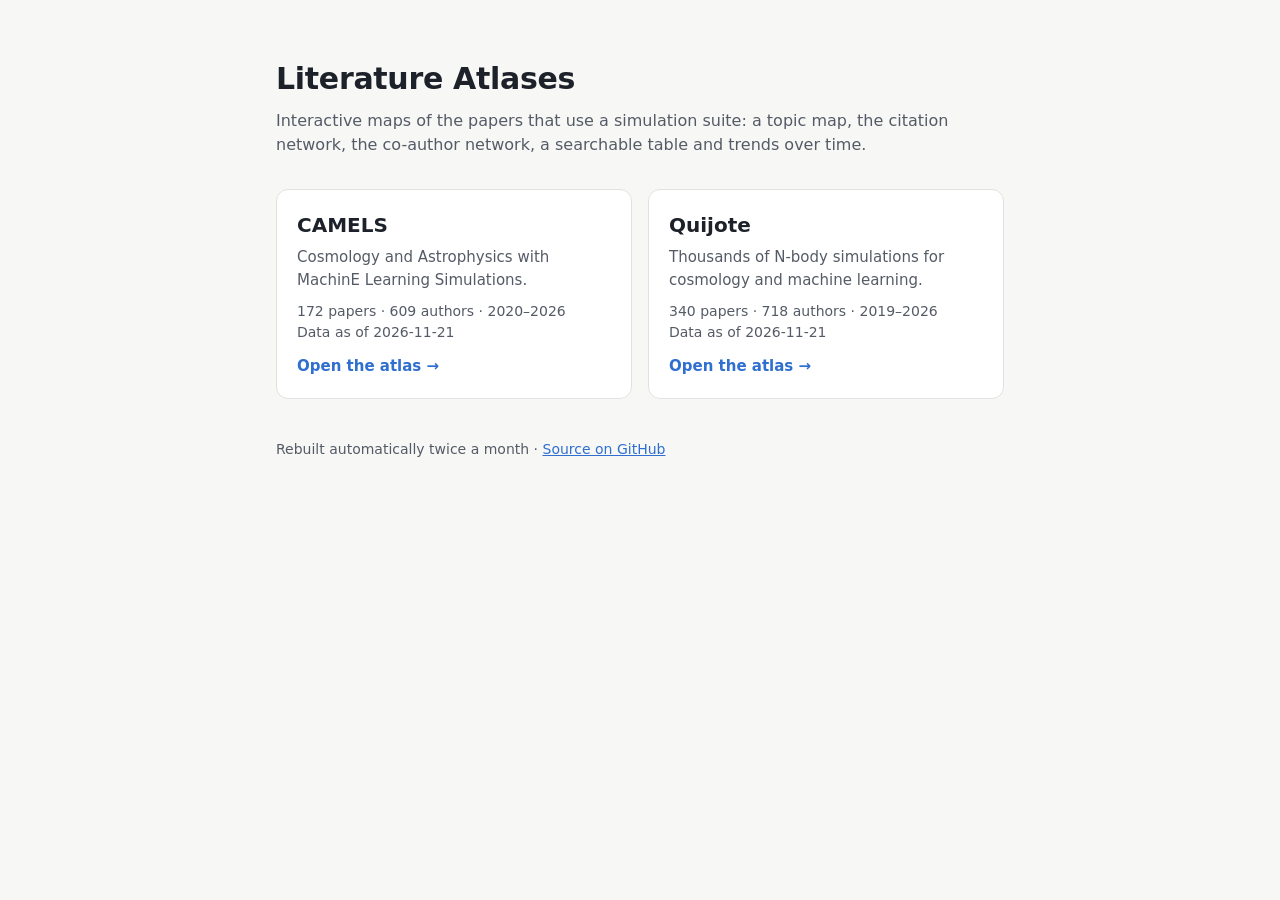
<file: index.html>
<!doctype html>
<html lang="en">
<head>
<meta charset="utf-8">
<meta name="viewport" content="width=device-width, initial-scale=1">
<title>Literature Atlases</title>
<meta name="description" content="Interactive maps of the papers that use the CAMELS and Quijote simulations: topics, citations and collaborations.">
<style>
  :root { --bg: #f7f7f5; --surface: #ffffff; --ink: #1d2129; --ink-2: #555b66; --edge: #e2e3e0; --accent: #2f6fd0; }
  @media (prefers-color-scheme: dark) { :root { --bg: #12151c; --surface: #1a1e27; --ink: #e8eaee; --ink-2: #a3a9b4; --edge: #2c313c; --accent: #6ea4f2; } }
  * { box-sizing: border-box; }
  body { margin: 0; background: var(--bg); color: var(--ink); font: 16px/1.5 system-ui, -apple-system, "Segoe UI", sans-serif; }
  main { max-width: 760px; margin: 0 auto; padding: 56px 16px; }
  h1 { font-size: 30px; margin: 0 0 8px; letter-spacing: -0.01em; }
  p.lead { color: var(--ink-2); margin: 0 0 32px; }
  .cards { display: grid; grid-template-columns: repeat(auto-fit, minmax(260px, 1fr)); gap: 16px; }
  a.card { display: block; background: var(--surface); border: 1px solid var(--edge); border-radius: 12px; padding: 20px;
           color: inherit; text-decoration: none; transition: border-color .15s; }
  a.card:hover, a.card:focus-visible { border-color: var(--accent); }
  .card h2 { margin: 0 0 6px; font-size: 20px; }
  .card p { margin: 0; color: var(--ink-2); font-size: 15px; }
  .card p.stats { margin-top: 10px; font-size: 14px; font-variant-numeric: tabular-nums; }
  .card span { display: inline-block; margin-top: 12px; color: var(--accent); font-weight: 600; font-size: 15px; }
  footer { margin-top: 40px; color: var(--ink-2); font-size: 14px; }
  footer a { color: var(--accent); }
</style>
</head>
<body>
<main>
  <h1>Literature Atlases</h1>
  <p class="lead">Interactive maps of the papers that use a simulation suite: a topic map, the citation network,
    the co-author network, a searchable table and trends over time.</p>
  <div class="cards">
    <a class="card" href="camels/">
      <h2>CAMELS</h2>
      <p>Cosmology and Astrophysics with MachinE Learning Simulations.</p>
      <p class="stats">172 papers · 609 authors · 2020–2026<br>Data as of 2026-11-21</p>
      <span>Open the atlas →</span>
    </a>
    <a class="card" href="quijote/">
      <h2>Quijote</h2>
      <p>Thousands of N-body simulations for cosmology and machine learning.</p>
      <p class="stats">340 papers · 718 authors · 2019–2026<br>Data as of 2026-11-21</p>
      <span>Open the atlas →</span>
    </a>
  </div>
  <footer>Rebuilt automatically twice a month · <a href="https://github.com/franciscovillaescusa/literature-atlas">Source on GitHub</a></footer>
</main>
</body>
</html>
</file>
